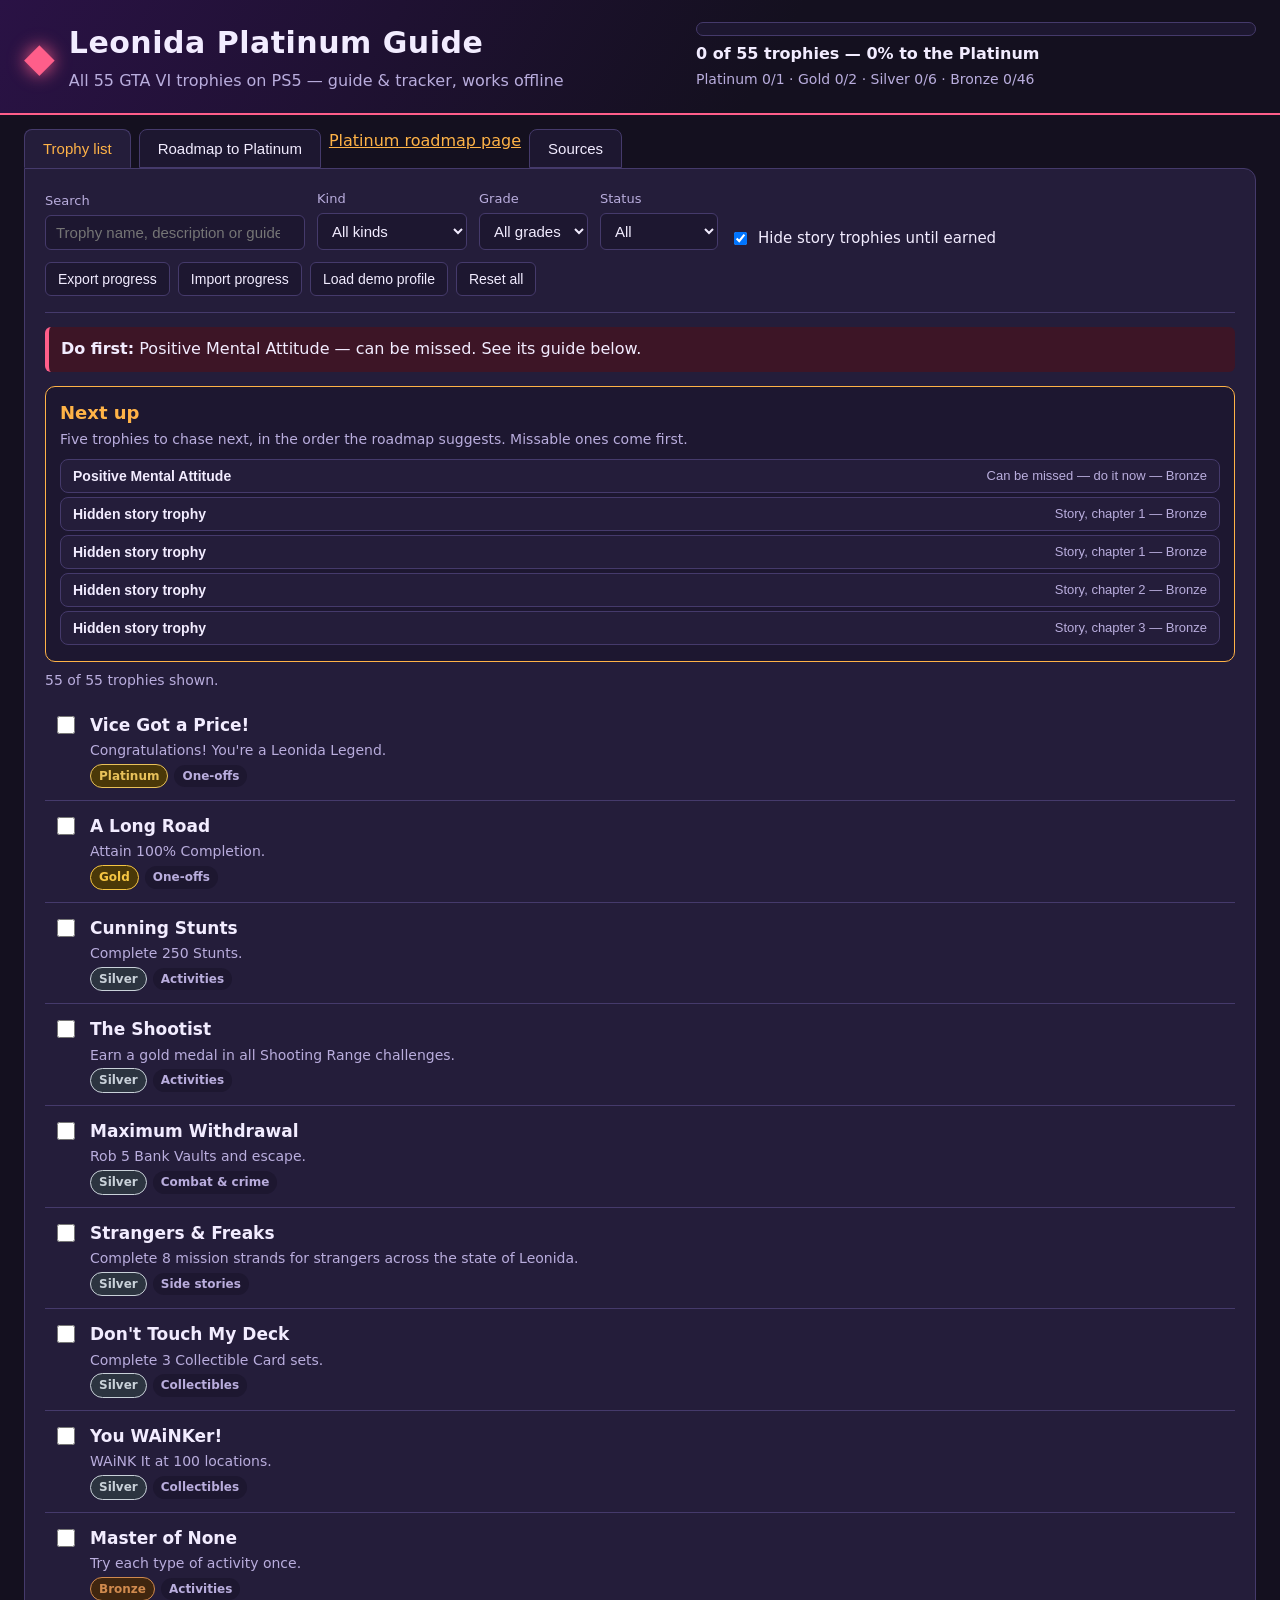
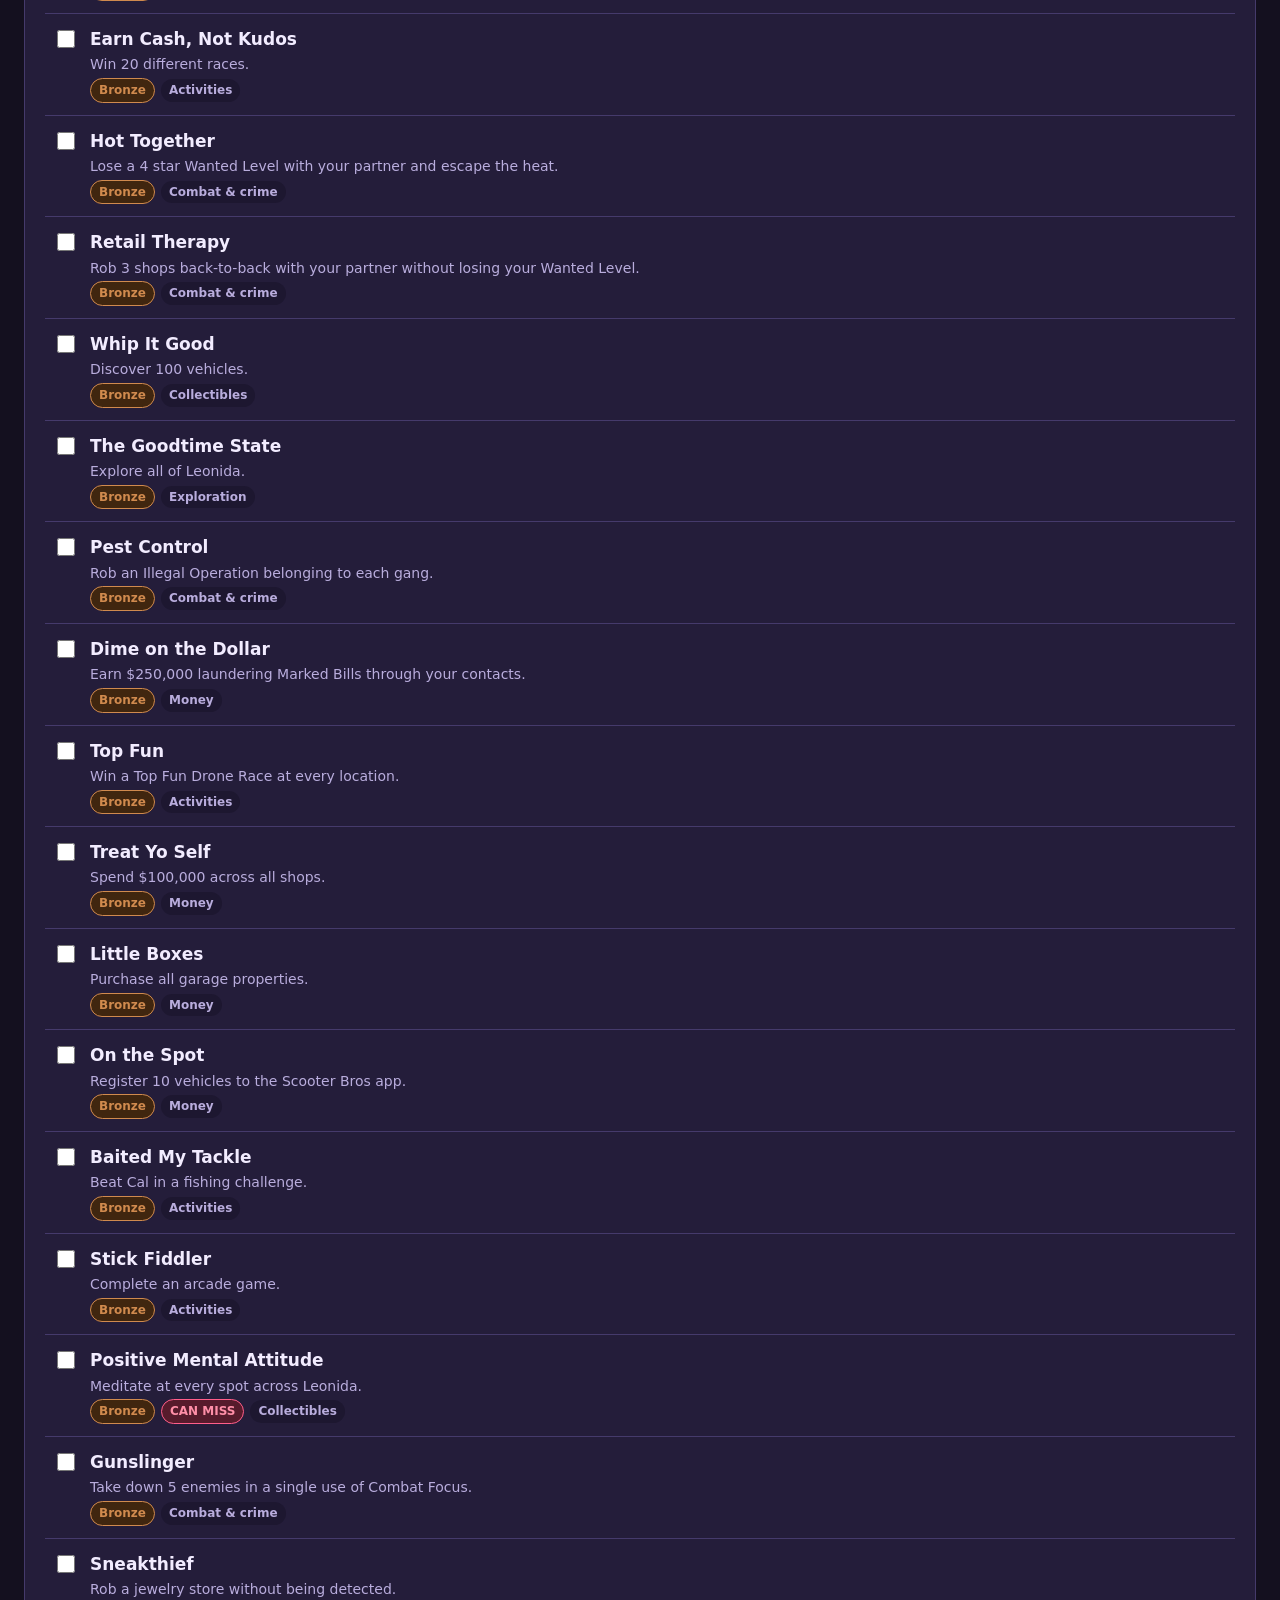
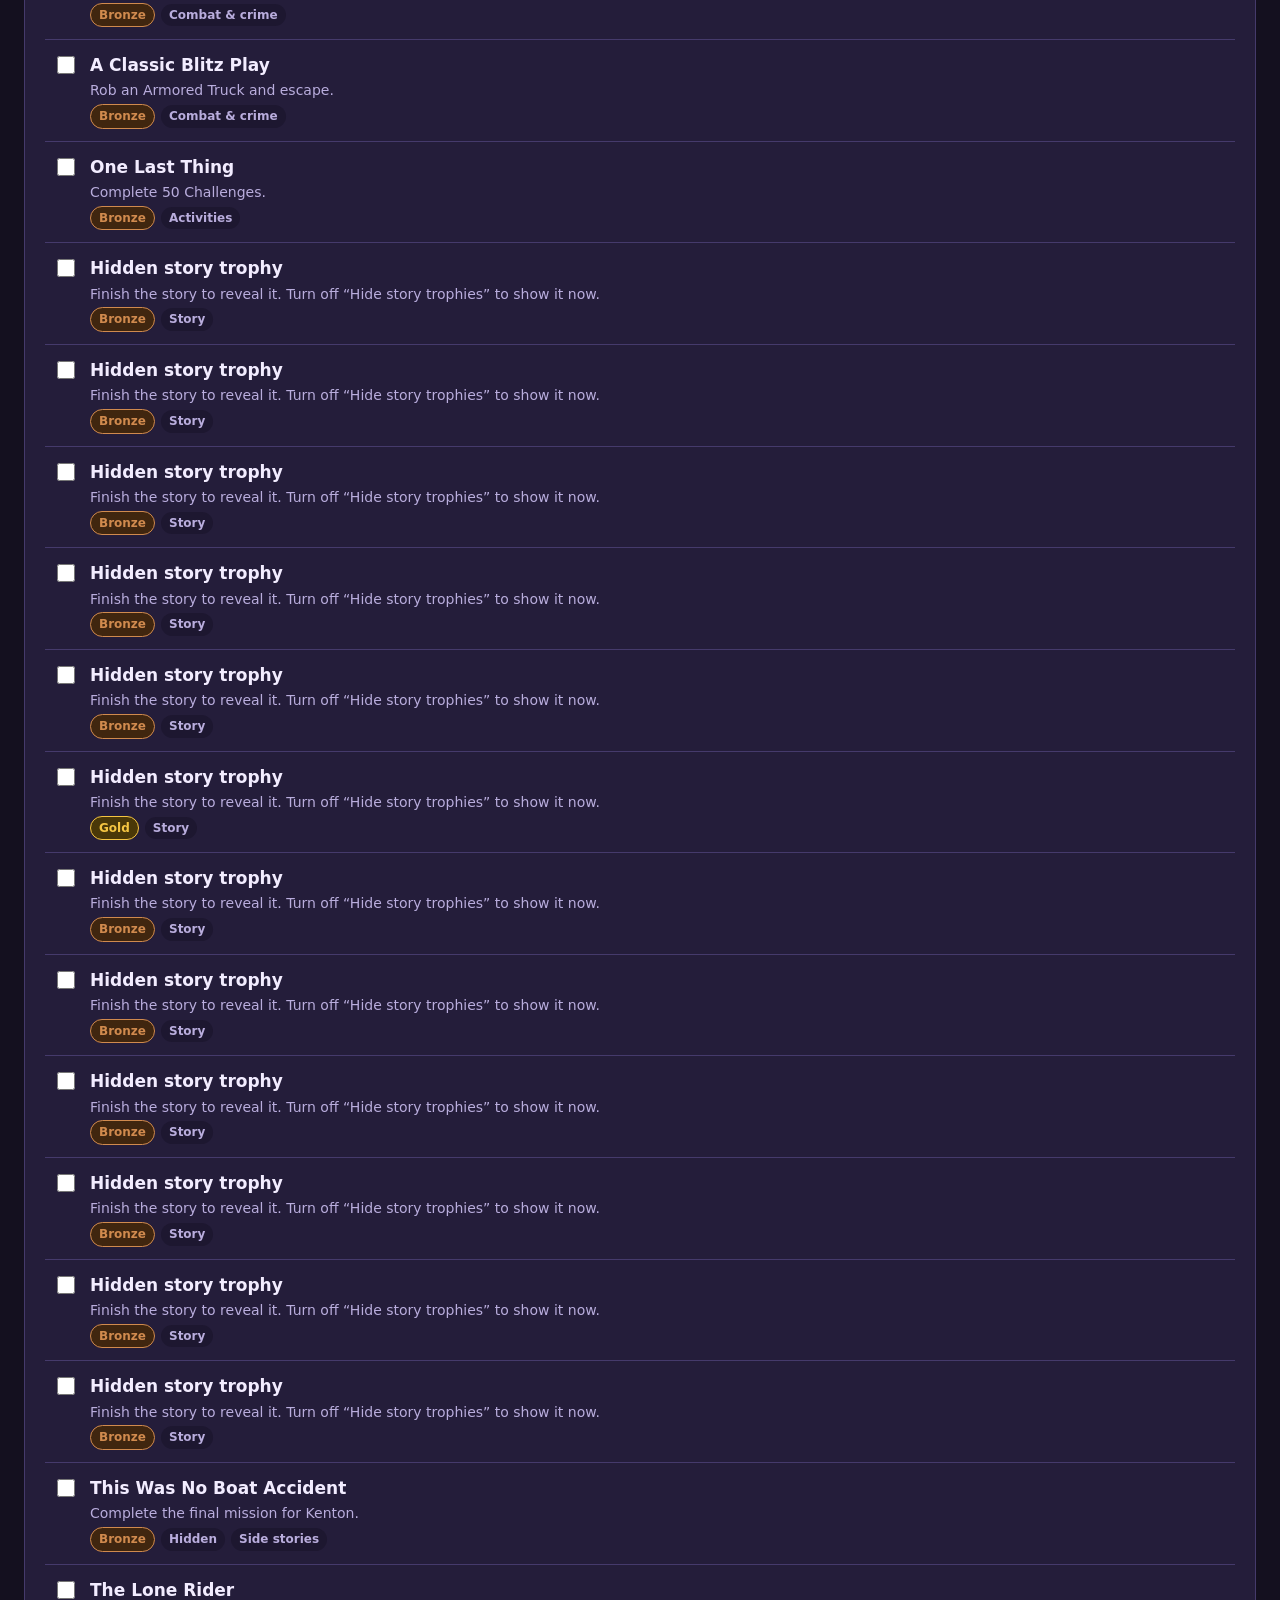
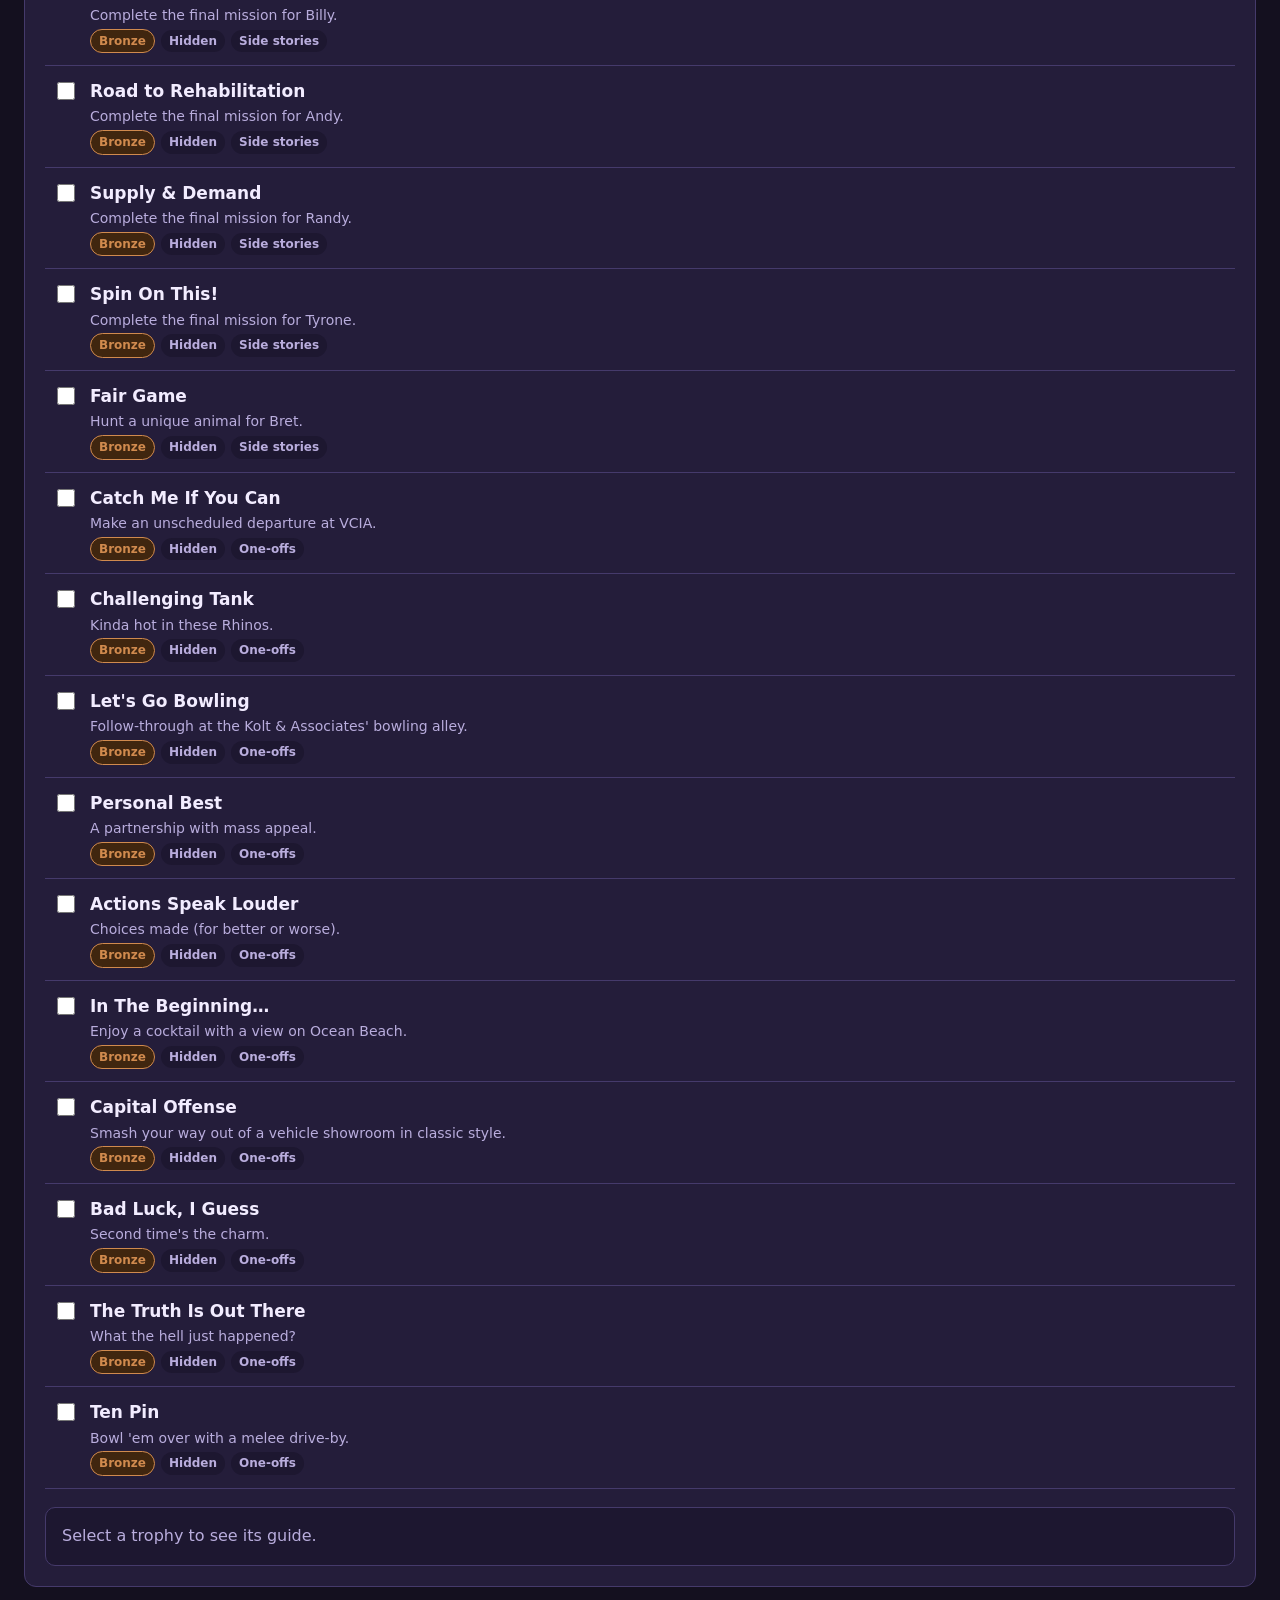
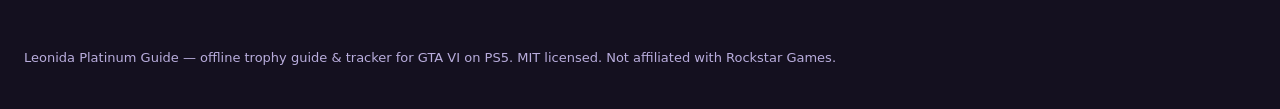
<file: app/index.html>
<!DOCTYPE html>
<html lang="en">
<head>
<meta charset="utf-8">
<meta content="width=device-width, initial-scale=1" name="viewport">
<title>Leonida Platinum Guide — GTA VI Trophy Guide &amp; Tracker</title>
<meta content="Offline guide and tracker for all 55 PlayStation 5 trophies of Grand Theft Auto VI: official names, descriptions and grades, a saved checklist, filters, a spoiler setting, and a roadmap to the Platinum." name="description">
<link href="styles.css" rel="stylesheet">
</head>
<body>
<header class="top">
  <div class="brand">
    <span aria-hidden="true" class="brand-mark">&#9670;</span>
    <div>
      <h1>Leonida Platinum Guide</h1>
      <p class="subtitle">All 55 GTA VI trophies on PS5 &mdash; guide &amp; tracker, works offline</p>
    </div>
  </div>
  <div aria-label="Overall progress" class="progress" role="status">
    <div class="progress-bar"><div class="progress-fill" id="progressFill"></div></div>
    <p class="progress-text" id="progressText">Loading&hellip;</p>
    <p class="grade-counts" id="gradeCounts"></p>
  </div>
</header>

<nav aria-label="Sections" class="views">
  <button class="view-btn active" data-view="list" type="button">Trophy list</button>
  <button class="view-btn" data-view="roadmap" type="button">Roadmap to Platinum</button>
  <a class="view-link" href="roadmap.html">Platinum roadmap page</a>
  <button class="view-btn" data-view="sources" type="button">Sources</button>
</nav>

<p class="demo-banner" hidden id="demoBanner">DEMO profile loaded &mdash; this is sample progress so you can see the tracker working. <button id="demoClear" type="button">Clear demo</button></p>

<main>
  <section class="view" id="view-list">
    <div class="toolbar">
      <label class="tool">Search
        <input autocomplete="off" id="search" placeholder="Trophy name, description or guide&hellip;" type="search">
      </label>
      <label class="tool">Kind
        <select id="filterKind">
          <option value="all">All kinds</option>
          <option value="story">Story</option>
          <option value="side">Side stories</option>
          <option value="activity">Activities</option>
          <option value="collectible">Collectibles</option>
          <option value="combat">Combat &amp; crime</option>
          <option value="exploration">Exploration</option>
          <option value="money">Money</option>
          <option value="misc">One-offs</option>
        </select>
      </label>
      <label class="tool">Grade
        <select id="filterGrade">
          <option value="all">All grades</option>
          <option value="Platinum">Platinum</option>
          <option value="Gold">Gold</option>
          <option value="Silver">Silver</option>
          <option value="Bronze">Bronze</option>
        </select>
      </label>
      <label class="tool">Status
        <select id="filterStatus">
          <option value="all">All</option>
          <option value="earned">Earned</option>
          <option value="remaining">Still to earn</option>
          <option value="missable">Missable</option>
        </select>
      </label>
      <label class="tool check"><input checked id="spoilerToggle" type="checkbox"> Hide story trophies until earned</label>
      <div class="tool buttons">
        <button id="exportBtn" type="button">Export progress</button>
        <button id="importBtn" type="button">Import progress</button>
        <input accept="application/json,.json" hidden id="importFile" type="file">
        <button id="demoBtn" type="button">Load demo profile</button>
        <button id="resetBtn" type="button">Reset all</button>
      </div>
    </div>
    <p class="do-first" id="doFirst"></p>
    <div class="nextup" id="nextUp"></div>
    <p class="result-count" id="resultCount"></p>
    <ul class="trophy-list" id="trophyList"></ul>
    <aside aria-live="polite" class="detail" id="detail">
      <p class="detail-empty">Select a trophy to see its guide.</p>
      <div hidden id="detailContent"></div>
    </aside>
  </section>

  <section class="view" hidden id="view-roadmap">
    <h2>Roadmap to the Platinum</h2>
    <p>One playthrough is enough: there are no online trophies and no difficulty
    trophies. The order below keeps the missable trophy safe and leaves the long
    grinds for after the credits, when everything is open. Numbers marked
    &ldquo;reported&rdquo; come from launch-week guides, not from Rockstar.</p>
    <div id="roadmapContent"></div>
    <h3>Save rules that protect the run</h3>
    <ul>
      <li>Keep one manual save at the start of every chapter, plus one untouched save from just before the final mission. There is no mission replay and no New Game Plus.</li>
      <li>Do Lucia&rsquo;s balcony meditation in Chapter 1 &mdash; it counts toward Positive Mental Attitude and disappears after that chapter.</li>
      <li>Do Race Against Yago the moment it appears in Chapter 3 (hourglass icon) &mdash; it is time-sensitive.</li>
      <li>Never use cheats on your trophy save: cheats are reported to switch off trophies and saving.</li>
      <li>The 100% checklist appears after the story under Progress &gt; Stats &gt; 100% Completion, but work you do earlier still counts.</li>
    </ul>
  </section>

  <section class="view" hidden id="view-sources">
    <h2>Sources &amp; how the list was verified</h2>
    <p>Grand Theft Auto VI is developed and published by Rockstar Games. This is an
    independent fan-made guide, not affiliated with or endorsed by Rockstar. No
    Rockstar logo or official artwork is used.</p>
    <p>Rockstar, Sony and Microsoft have not published a trophy list on their own
    channels. Every trophy name, official description and grade in this guide was
    verified on 19 November 2026 against the live PlayStation trophy list as
    mirrored by Exophase (55 entries, with real player unlock rarity) and
    cross-checked against five independent full lists that agree on all 55 names,
    descriptions and grades: OutputLag, HowToVideoGame, Press-Start, GamesRadar+
    and PC Gamer, and GTABase. Push Square also reported the 55-trophy count from
    Exophase on 18 November 2026.</p>
    <p>Five hidden trophies have no confirmed unlock method yet at launch (In The
    Beginning&hellip;, Capital Offense, Bad Luck, I Guess, The Truth Is Out There,
    Ten Pin). Their guides say so honestly instead of inventing a method. Figures
    marked &ldquo;reported&rdquo; in the roadmap (for example the 35-task 100%
    checklist, 18 meditation spots, 42 Shooting Range gold medals) come from
    launch-week guides, not from official sources. Xbox Gamerscore values are not
    shown: published values conflict between sources.</p>
    <h3>Source list</h3>
    <ul>
      <li>Exophase &mdash; Grand Theft Auto VI Trophies, PS5 (live PSN list)</li>
      <li>OutputLag &mdash; GTA 6 Trophy List: All 55 Trophies and Achievements (18 Nov 2026)</li>
      <li>HowToVideoGame &mdash; GTA 6: Trophy and Achievement List (18 Nov 2026)</li>
      <li>Press-Start &mdash; Here&rsquo;s The Full Trophy/Achievement List For Grand Theft Auto 6 (18 Nov 2026)</li>
      <li>GamesRadar+ &amp; PC Gamer &mdash; Complete GTA 6 Trophy and Achievement list (18 Nov 2026)</li>
      <li>GTABase &mdash; GTA 6 Trophy Guide &amp; Achievements List (PS5 &amp; Xbox Series X|S)</li>
      <li>Push Square &mdash; GTA 6 PS5 Trophies Revealed (18 Nov 2026)</li>
    </ul>
    <p class="fineprint">Data verified 19 November 2026. Trophy names and descriptions are Rockstar&rsquo;s; guide text is written in our own words.</p>
  </section>
</main>

<footer>
  <p>Leonida Platinum Guide &mdash; offline trophy guide &amp; tracker for GTA VI on PS5. MIT licensed. Not affiliated with Rockstar Games.</p>
</footer>
<script src="app.js"></script>
</body>
</html>
</file>
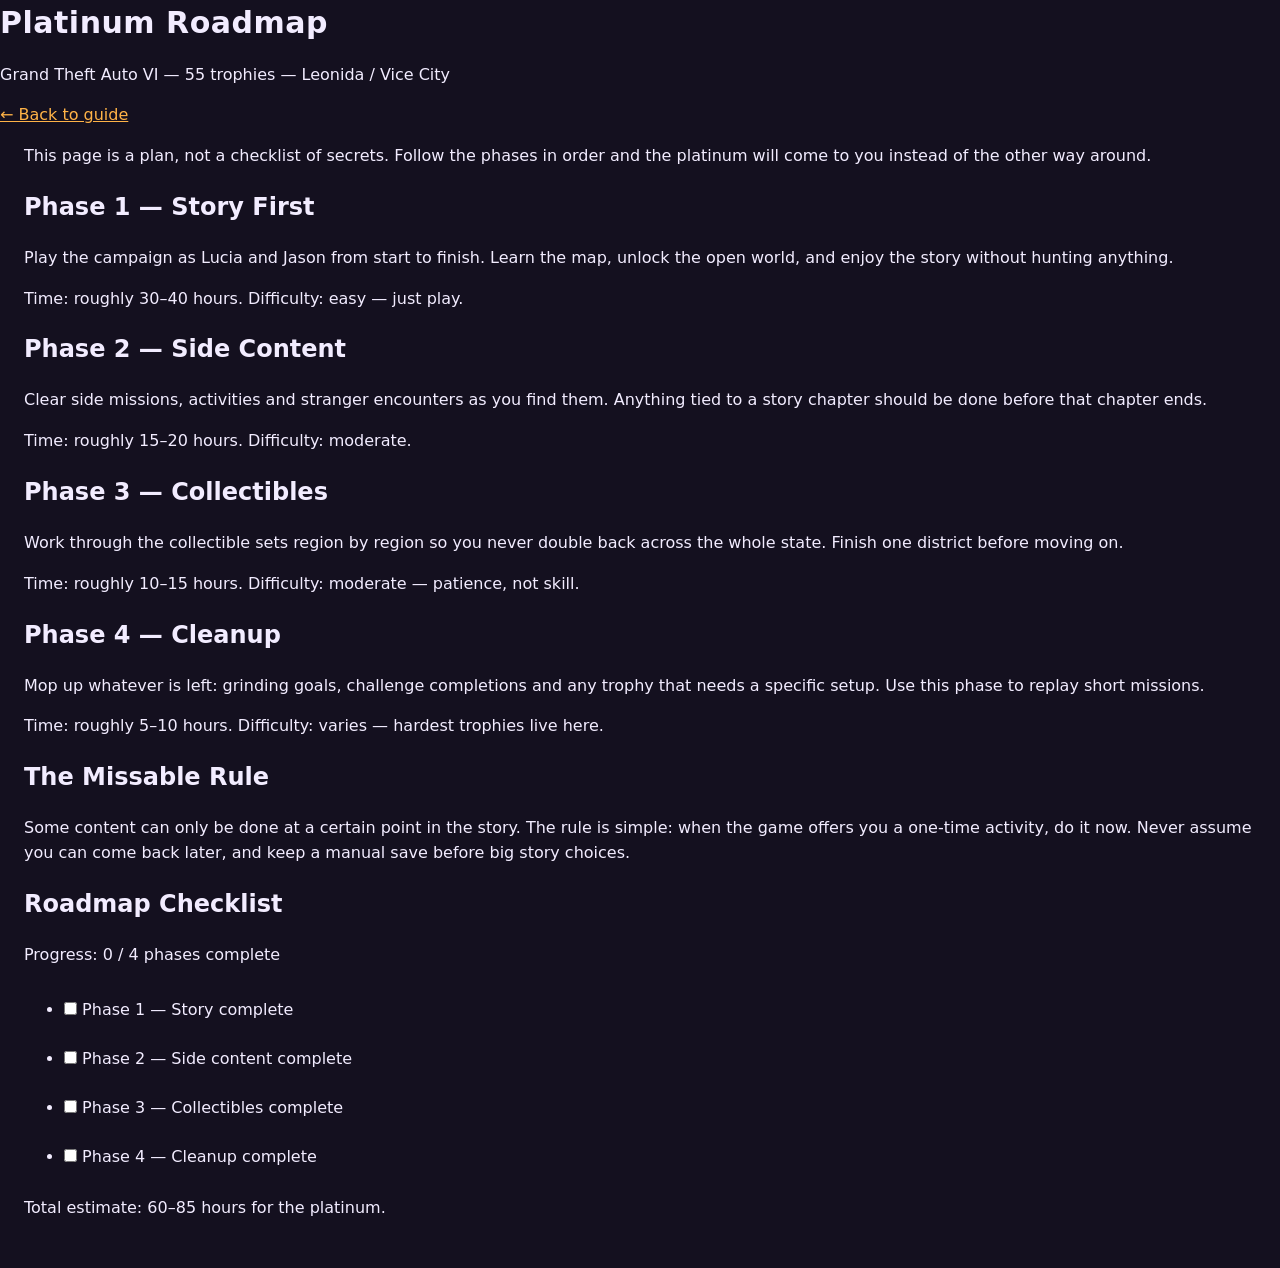
<file: app/roadmap.html>
<!DOCTYPE html>
<html lang="en">
<head>
<meta charset="UTF-8">
<meta name="viewport" content="width=device-width, initial-scale=1.0">
<title>Platinum Roadmap — GTA VI Trophy Guide</title>
<link rel="stylesheet" href="styles.css">
</head>
<body>
<header>
  <h1>Platinum Roadmap</h1>
  <p>Grand Theft Auto VI — 55 trophies — Leonida / Vice City</p>
  <nav><a href="index.html">← Back to guide</a></nav>
</header>
<main>
  <p>This page is a plan, not a checklist of secrets. Follow the phases in order and the platinum will come to you instead of the other way around.</p>

  <h2>Phase 1 — Story First</h2>
  <p>Play the campaign as Lucia and Jason from start to finish. Learn the map,
  unlock the open world, and enjoy the story without hunting anything.</p>
  <p>Time: roughly 30–40 hours. Difficulty: easy — just play.</p>

  <h2>Phase 2 — Side Content</h2>
  <p>Clear side missions, activities and stranger encounters as you find them. Anything tied to a story chapter should be done before that chapter ends.</p>
  <p>Time: roughly 15–20 hours. Difficulty: moderate.</p>

  <h2>Phase 3 — Collectibles</h2>
  <p>Work through the collectible sets region by region so you never double
  back across the whole state. Finish one district before moving on.</p>
  <p>Time: roughly 10–15 hours. Difficulty: moderate — patience, not skill.</p>

  <h2>Phase 4 — Cleanup</h2>
  <p>Mop up whatever is left: grinding goals, challenge completions and any
  trophy that needs a specific setup. Use this phase to replay short missions.</p>
  <p>Time: roughly 5–10 hours. Difficulty: varies — hardest trophies live here.</p>

  <h2>The Missable Rule</h2>
  <p>Some content can only be done at a certain point in the story. The rule is simple: when the game offers you a one-time activity, do it now. Never assume you can come back later, and keep a manual save before big story choices.</p>

  <h2>Roadmap Checklist</h2>
  <p id="progress">Progress: 0 / 4 phases complete</p>
  <ul>
    <li><label><input type="checkbox" class="phase"> Phase 1 — Story complete</label></li>
    <li><label><input type="checkbox" class="phase"> Phase 2 — Side content complete</label></li>
    <li><label><input type="checkbox" class="phase"> Phase 3 — Collectibles complete</label></li>
    <li><label><input type="checkbox" class="phase"> Phase 4 — Cleanup complete</label></li>
  </ul>
  <p>Total estimate: 60–85 hours for the platinum.</p>
</main>
<script>
const boxes = document.querySelectorAll('.phase');
const label = document.getElementById('progress');
boxes.forEach(b => b.addEventListener('change', () => {
  const done = document.querySelectorAll('.phase:checked').length;
  label.textContent = 'Progress: ' + done + ' / 4 phases complete';
}));
</script>
</body>
</html>
</file>
<file: app/styles.css>
/* Leonida Platinum Guide — "Leonida nights" palette: a dark violet-blue
   evening sky with pink and orange neon accents. No images, no web fonts:
   every visual is CSS alone, so the app stays tiny and fully offline. */

:root {
  --bg: #14101f;
  --bg2: #1d1730;
  --card: #241d3a;
  --card2: #2c2347;
  --line: #453a6b;
  --text: #f2ecff;
  --muted: #b9addd;
  --accent: #ff5e8a;
  --accent2: #ffb347;
  --good: #58d68d;
  --plat: #e8c15a;
  --gold: #f5c542;
  --silver: #c9d1d9;
  --bronze: #d08a4e;
}

* { box-sizing: border-box; }

body { margin: 0; background: var(--bg); color: var(--text); font: 16px/1.55 system-ui, -apple-system, "Segoe UI", Roboto, sans-serif; }
a { color: var(--accent2); }
button { background: var(--bg2); color: var(--text); border: 1px solid var(--line); border-radius: 6px; padding: 8px 12px; font-size: 14px; cursor: pointer; }
button:hover { border-color: var(--accent2); }
button:focus-visible, input:focus-visible, select:focus-visible, textarea:focus-visible { outline: 2px solid var(--accent2); outline-offset: 2px; }

/* Header: brand on the left, the progress summary on the right. */
.top { display: flex; flex-wrap: wrap; gap: 16px 32px; align-items: center; justify-content: space-between; padding: 20px 24px; background: linear-gradient(120deg, #2a1245, #14101f 60%); border-bottom: 2px solid var(--accent); }
.brand { display: flex; gap: 14px; align-items: center; }
.brand-mark { font-size: 40px; color: var(--accent); text-shadow: 0 0 18px var(--accent); }
h1 { margin: 0; font-size: 30px; letter-spacing: .5px; }
.subtitle { margin: 2px 0 0; color: var(--muted); }
.progress { min-width: 280px; flex: 1; max-width: 560px; }
.progress-bar { height: 14px; background: var(--bg2); border: 1px solid var(--line); border-radius: 7px; overflow: hidden; }
.progress-fill { height: 100%; width: 0%; background: linear-gradient(90deg, var(--accent), var(--accent2)); transition: width .3s; }
.progress-text { margin: 6px 0 2px; font-weight: 700; }
.grade-counts { margin: 0; color: var(--muted); font-size: 14px; }

/* Section tabs and the demo banner. */
.views { display: flex; gap: 8px; padding: 14px 24px 0; }
.view-btn { background: var(--bg2); color: var(--text); border: 1px solid var(--line); border-radius: 8px 8px 0 0; padding: 10px 18px; font-size: 15px; cursor: pointer; }
.view-btn.active { background: var(--card); border-bottom-color: var(--card); color: var(--accent2); }
.demo-banner { margin: 12px 24px 0; padding: 10px 14px; background: #3a2b12; border: 1px solid var(--accent2); border-radius: 8px; color: #ffe1a8; }

/* Page body and the three views. */
main { padding: 0 24px 32px; }
.view { background: var(--card); border: 1px solid var(--line); border-radius: 0 12px 12px 12px; padding: 20px; margin-top: 0; }
.view h2 { margin-top: 0; }
footer { padding: 16px 24px 28px; color: var(--muted); font-size: 13px; }
.fineprint { font-size: 13px; color: var(--muted); }

/* Toolbar: search, filters, spoiler switch and action buttons. */
.toolbar { display: flex; flex-wrap: wrap; gap: 12px; align-items: end; padding-bottom: 16px; border-bottom: 1px solid var(--line); }
.tool { display: flex; flex-direction: column; gap: 4px; font-size: 13px; color: var(--muted); }
.tool.check { flex-direction: row; align-items: center; gap: 8px; color: var(--text); font-size: 15px; }
.tool input[type="search"], .tool select { background: var(--bg2); color: var(--text); border: 1px solid var(--line); border-radius: 6px; padding: 8px 10px; font-size: 15px; }
.tool input[type="search"] { min-width: 260px; }
.tool.buttons { flex-direction: row; gap: 8px; }
.do-first { margin: 14px 0 4px; padding: 10px 12px; background: #3d1526; border-left: 4px solid var(--accent); border-radius: 6px; }
.result-count { color: var(--muted); font-size: 14px; margin: 8px 0; }

/* The trophy checklist. */
.trophy-list { list-style: none; margin: 0; padding: 0; }
.trophy-row { display: flex; gap: 12px; align-items: flex-start; padding: 12px 8px; border-bottom: 1px solid var(--line); cursor: pointer; }
.trophy-row:hover { background: var(--card2); }
.trophy-row.selected { background: var(--card2); outline: 2px solid var(--accent2); outline-offset: -2px; }
.trophy-row.earned .trophy-name { text-decoration: line-through; color: var(--good); }
.trophy-row input[type="checkbox"] { margin-top: 4px; width: 18px; height: 18px; accent-color: var(--good); flex: none; }
.trophy-main { flex: 1; min-width: 0; }
.trophy-name { font-weight: 700; font-size: 17px; }
.trophy-desc { color: var(--muted); font-size: 14px; margin: 2px 0; }
.trophy-meta { font-size: 13px; color: var(--muted); }

/* Grade and flag badges: colour plus shape, no artwork. */
.badge { display: inline-block; padding: 2px 8px; border-radius: 20px; font-size: 12px; font-weight: 700; margin-right: 6px; }
.badge.Platinum { background: #4a3808; color: var(--plat); border: 1px solid var(--plat); }
.badge.Gold { background: #4a3808; color: var(--gold); border: 1px solid var(--gold); }
.badge.Silver { background: #2c3440; color: var(--silver); border: 1px solid var(--silver); }
.badge.Bronze { background: #40260f; color: var(--bronze); border: 1px solid var(--bronze); }
.badge.missable { background: #571b2c; color: #ff8fa8; border: 1px solid var(--accent); }
.badge.hidden { background: var(--bg2); color: var(--muted); }

/* The detail panel under the list. */
.detail { margin-top: 18px; padding: 16px; background: var(--bg2); border: 1px solid var(--line); border-radius: 10px; }
.detail-empty { color: var(--muted); margin: 0; }
.detail h3 { margin: 0 0 4px; font-size: 22px; }
.detail .official { color: var(--muted); font-style: italic; }
.detail .guide-text { margin: 12px 0; }
.detail .sources { font-size: 13px; color: var(--muted); }
.detail label { display: block; margin-top: 12px; font-size: 14px; color: var(--muted); }
.detail textarea { width: 100%; min-height: 56px; margin-top: 4px; background: var(--bg); color: var(--text); border: 1px solid var(--line); border-radius: 6px; padding: 8px; font: inherit; }
.detail .earned-line { margin-top: 12px; font-weight: 700; }

/* The "Next up" planner: the five trophies the roadmap suggests chasing next. */
.nextup { margin: 14px 0 4px; padding: 12px 14px; background: var(--bg2); border: 1px solid var(--accent2); border-radius: 10px; }
.nextup h2 { margin: 0 0 2px; font-size: 18px; color: var(--accent2); }
.nextup-intro { margin: 0 0 8px; color: var(--muted); font-size: 14px; }
.nextup-done { margin: 4px 0; font-weight: 700; color: var(--good); }
.nextup-list { list-style: none; margin: 0; padding: 0; }
.nextup-list li { margin: 4px 0; }
.nextup-item { display: flex; flex-wrap: wrap; gap: 4px 14px; width: 100%; justify-content: space-between; text-align: left; background: var(--card); border: 1px solid var(--line); border-radius: 8px; padding: 8px 12px; }
.nextup-item:hover { border-color: var(--accent2); }
.nextup-name { font-weight: 700; }
.nextup-why { color: var(--muted); font-size: 13px; }

/* Roadmap phases. */
.phase { margin: 18px 0; padding: 14px; background: var(--bg2); border: 1px solid var(--line); border-radius: 10px; }
.phase h3 { margin: 0 0 6px; color: var(--accent2); }
.phase ul { margin: 8px 0 0; padding-left: 20px; }
.phase li { margin: 3px 0; }
.phase li.done { color: var(--good); }

/* Narrow screens and printing. */
@media (max-width: 720px) {
  .tool input[type="search"] { min-width: 0; width: 100%; }
  h1 { font-size: 24px; }
  main { padding: 0 12px 24px; }
  .top, .views { padding-left: 12px; padding-right: 12px; }
}
@media print {
  body { background: #fff; color: #000; }
  .toolbar, .views, .detail, footer { display: none; }
  .view { border: none; }
}
</file>
